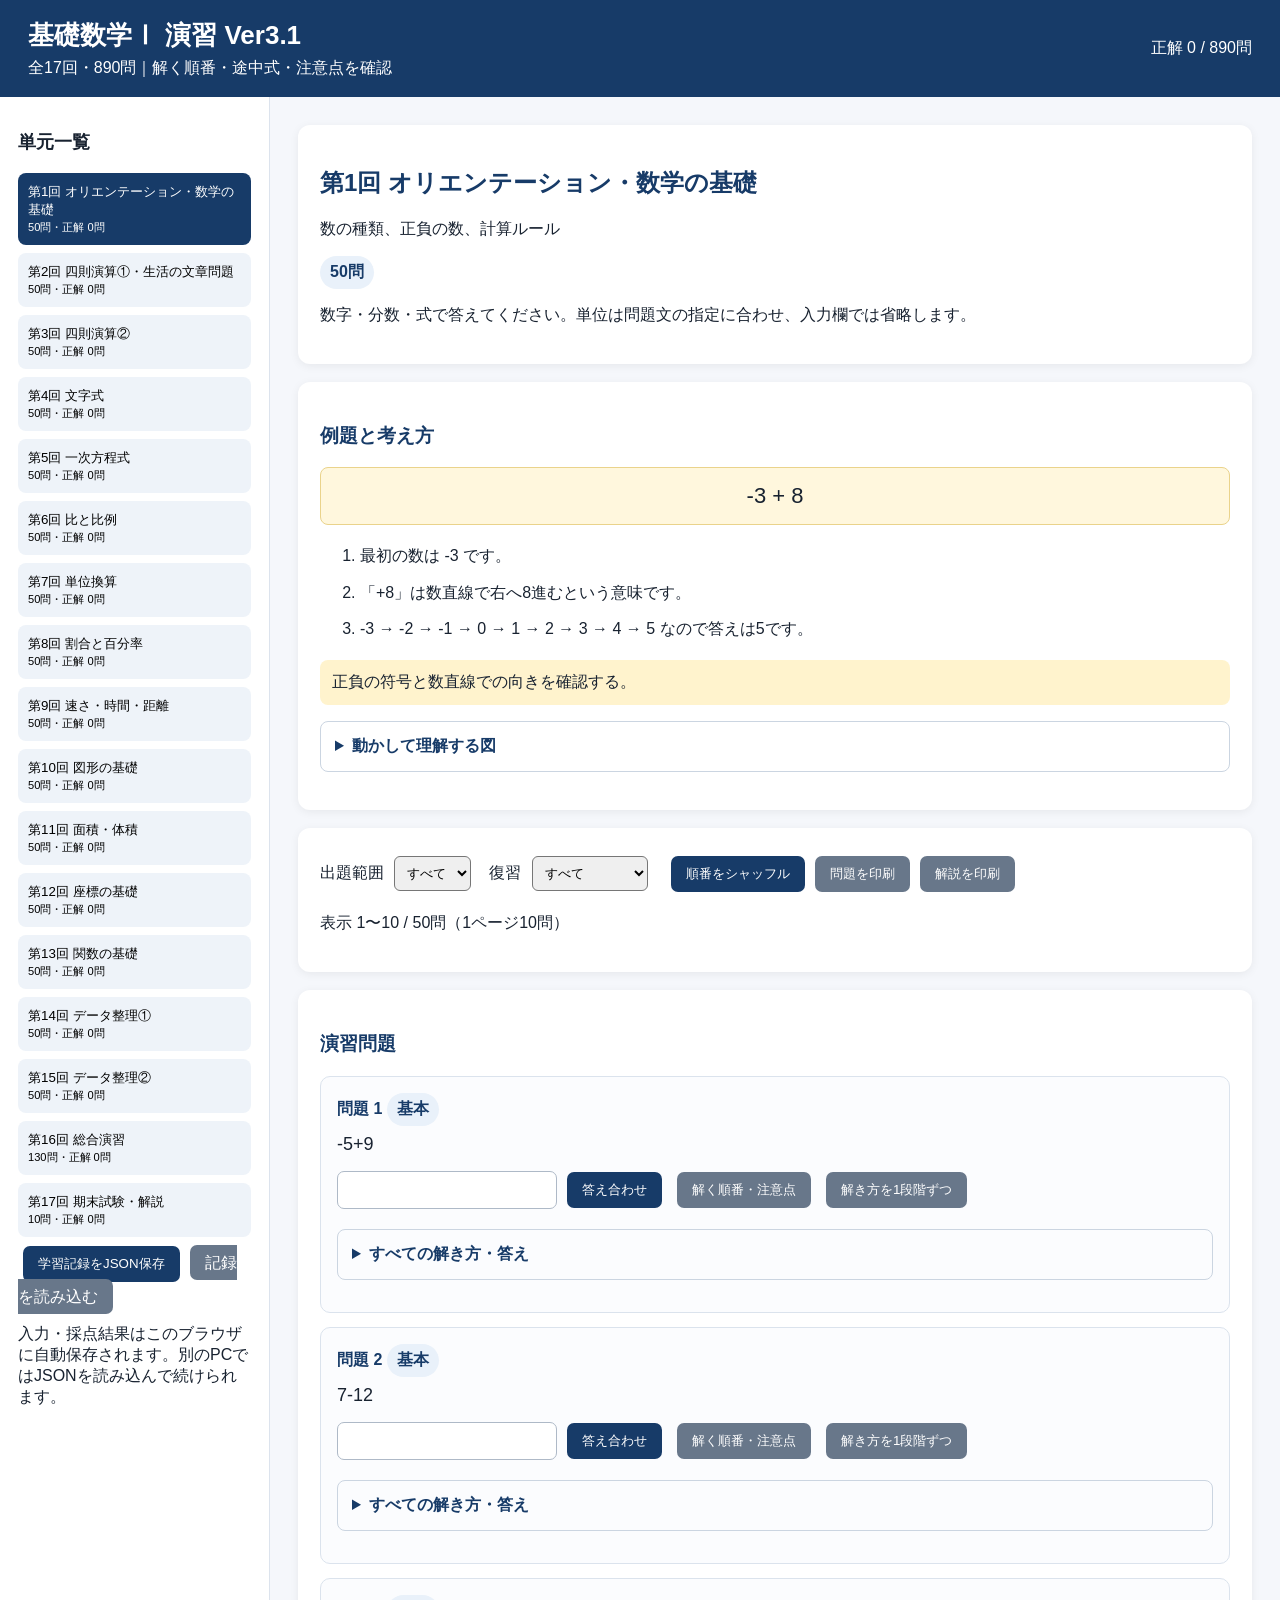
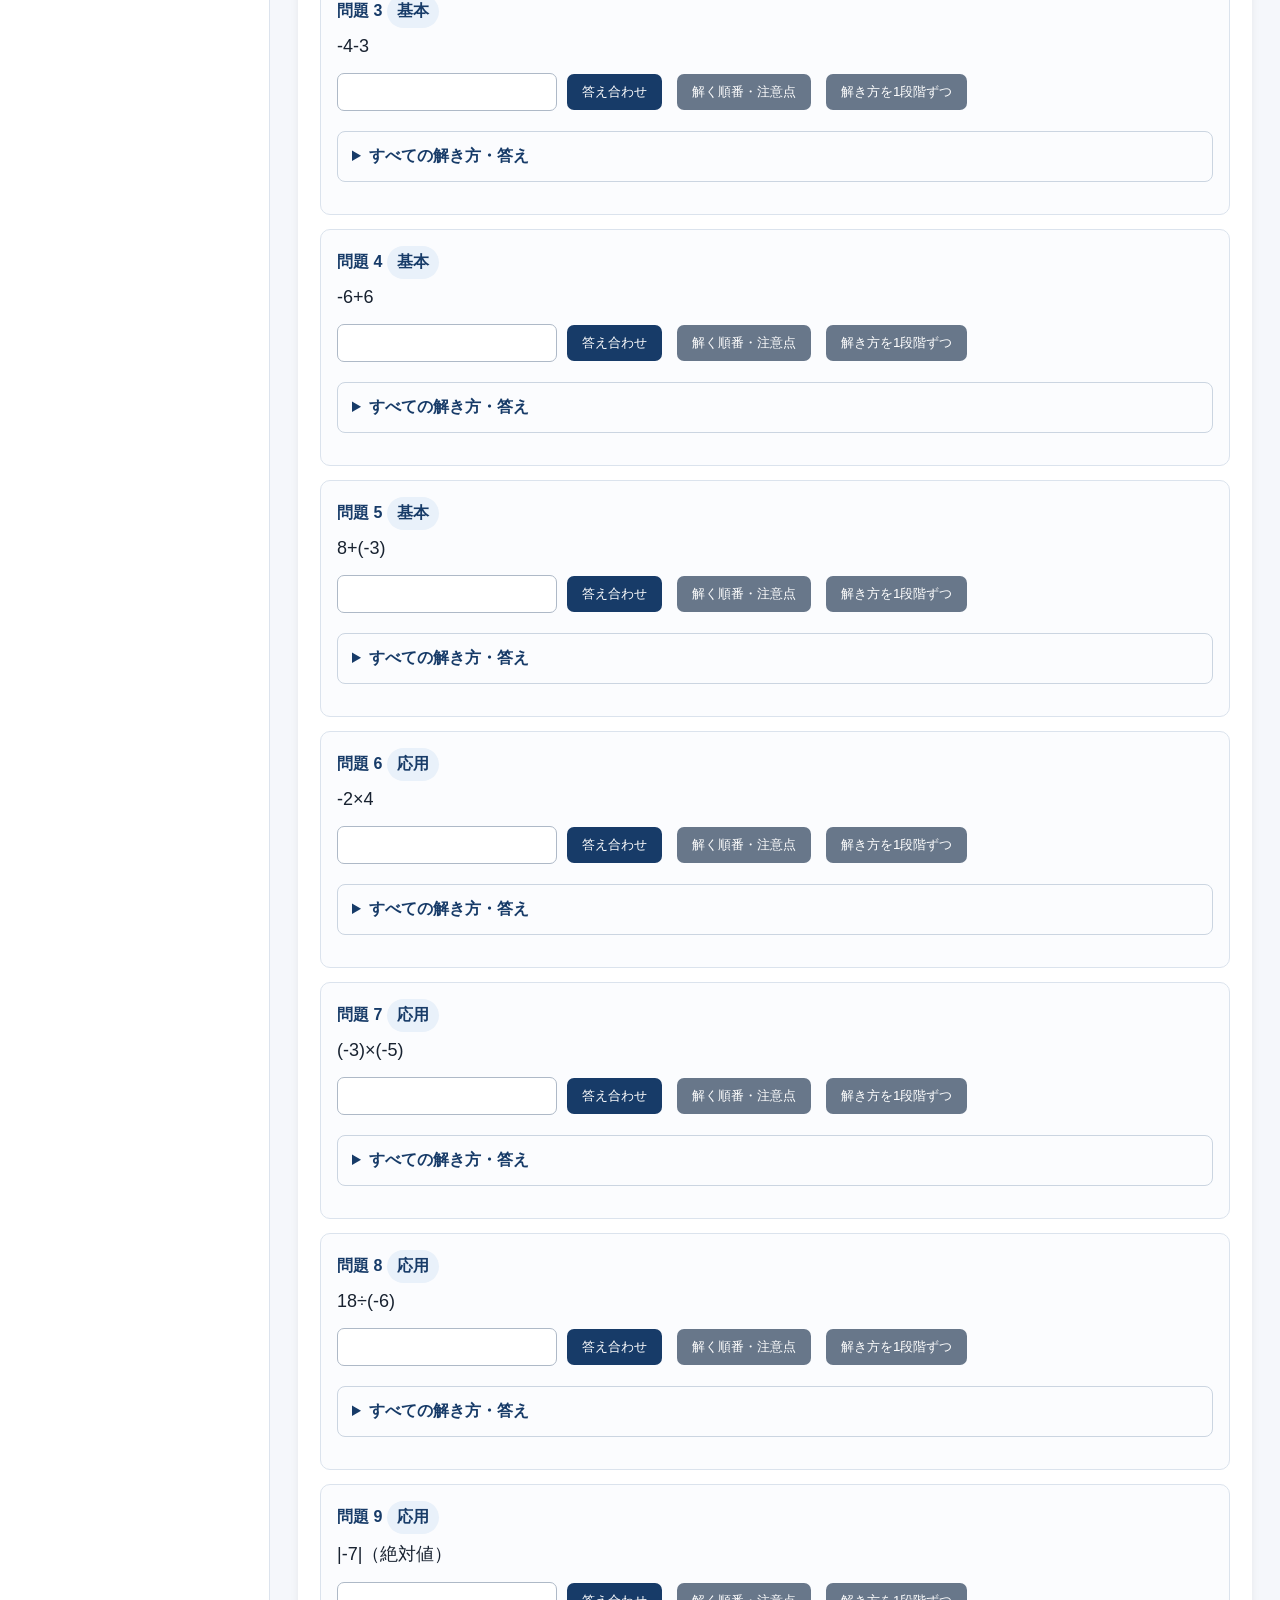
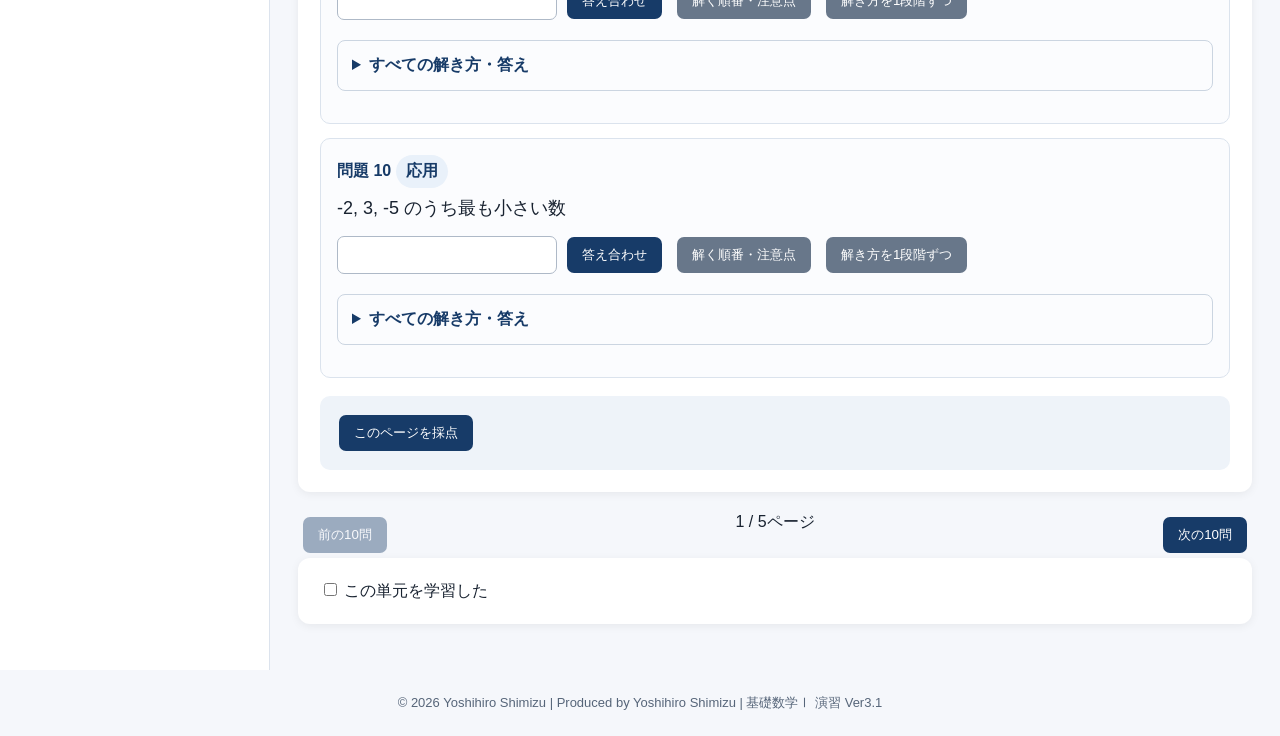
<file: index.html>
<!doctype html><html lang="ja"><head><meta charset="utf-8"><meta name="viewport" content="width=device-width,initial-scale=1"><title>基礎数学Ⅰ 演習 Ver3.1</title><link rel="stylesheet" href="style.css"></head><body><header><div><h1>基礎数学Ⅰ 演習 Ver3.1</h1><p>全17回・890問｜解く順番・途中式・注意点を確認</p></div><div id="progressText"></div></header><div class="layout"><nav><h2>単元一覧</h2><div id="lessonList"></div><button class="btn" onclick="exportState()">学習記録をJSON保存</button><label class="btn secondary">記録を読み込む<input type="file" id="importFile" accept=".json" hidden></label><p>入力・採点結果はこのブラウザに自動保存されます。別のPCではJSONを読み込んで続けられます。</p></nav><main id="main"></main></div><footer>© 2026 Yoshihiro Shimizu | Produced by Yoshihiro Shimizu | 基礎数学Ⅰ 演習 Ver3.1</footer><script src="lessons.js"></script><script src="bank.js"></script><script src="life2.js"></script><script src="app.js"></script></body></html>
</file>
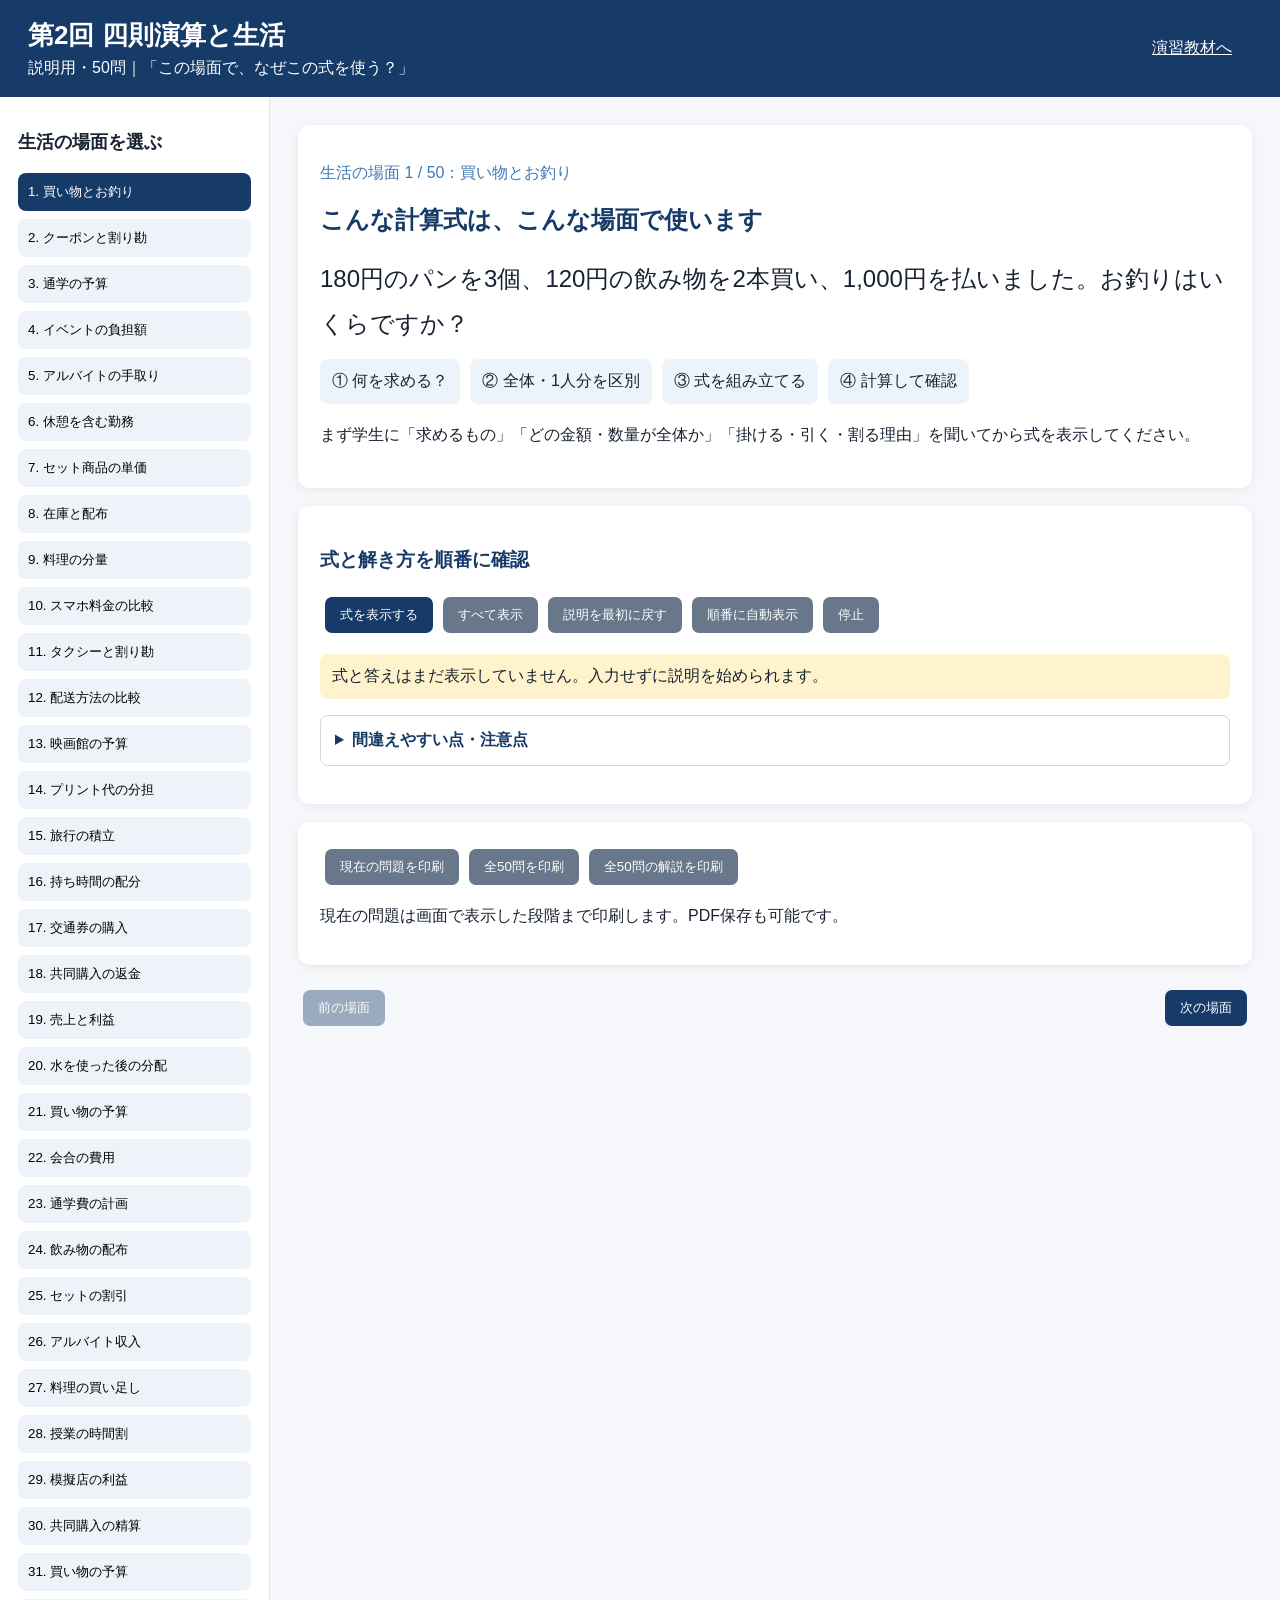
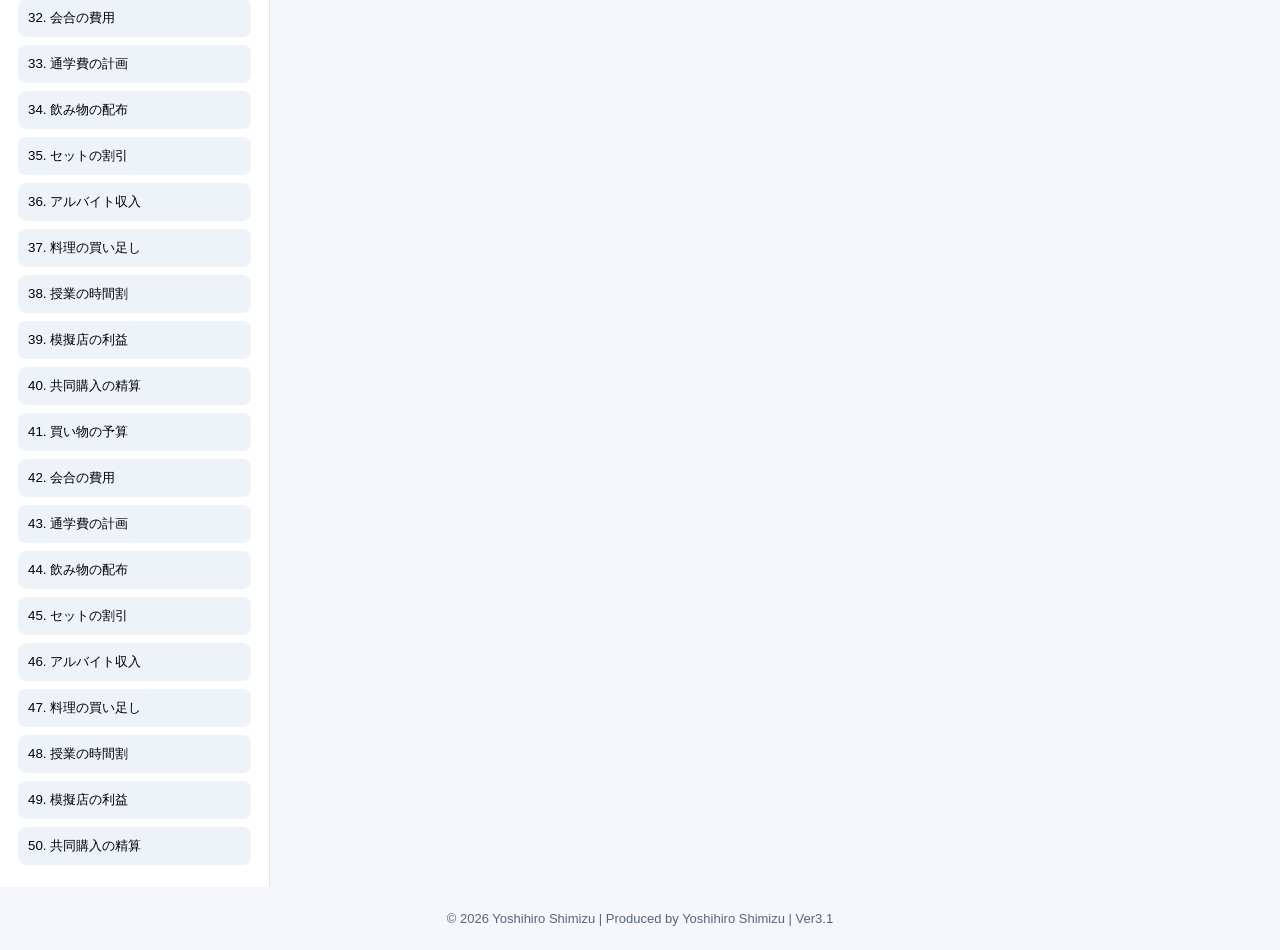
<file: lesson2_explain.html>
<!doctype html><html lang="ja"><head><meta charset="utf-8"><meta name="viewport" content="width=device-width,initial-scale=1"><title>第2回 四則演算と生活・説明用</title><link rel="stylesheet" href="style.css"><style>main{max-width:1200px;width:100%}.qtext{font-size:24px;line-height:1.9}.formula{font-size:28px}.scene{font-size:16px;color:#4078b8}.meaning{background:#eaf6ec;border-left:5px solid #39854a;padding:18px;font-size:20px;line-height:1.8}.board li{font-size:22px;padding:10px}.flow{display:flex;gap:10px;flex-wrap:wrap}.flow span{background:#edf3fa;padding:12px;border-radius:8px}.teacher{line-height:1.9}.print-all{display:none}@media print{.print-all.active{display:block}.printing-all #main{display:none}.print-all article{break-inside:avoid;padding:15px;border-bottom:1px solid #ccc}.print-all h2{font-size:18px}.print-all p,.print-all li{font-size:13px}.board li{font-size:17px}.qtext{font-size:18px}#lessonList{display:none}}</style></head><body><header><div><h1>第2回 四則演算と生活</h1><p>説明用・50問｜「この場面で、なぜこの式を使う？」</p></div><a href="index.html" class="btn">演習教材へ</a></header><div class="layout"><nav><h2>生活の場面を選ぶ</h2><div id="lessonList"></div></nav><main id="main"></main></div><section id="printAll" class="print-all"></section><footer>© 2026 Yoshihiro Shimizu | Produced by Yoshihiro Shimizu | Ver3.1</footer><script src="lessons.js"></script><script src="life2.js"></script><script src="lesson2_explain.js"></script></body></html>
</file>
<file: style.css>
*{box-sizing:border-box}body{margin:0;font-family:-apple-system,BlinkMacSystemFont,"Segoe UI","Noto Sans JP",sans-serif;background:#f5f7fb;color:#182230}header{background:#173b68;color:white;padding:18px 28px;display:flex;justify-content:space-between;align-items:center}header h1{margin:0;font-size:26px}header p{margin:5px 0 0}.layout{display:grid;grid-template-columns:270px 1fr;min-height:calc(100vh - 92px)}nav{background:white;border-right:1px solid #dce3ed;padding:18px;overflow:auto}nav h2{font-size:18px}.lessonBtn{width:100%;text-align:left;border:0;background:#eef3f9;padding:10px;margin:4px 0;border-radius:8px;cursor:pointer}.lessonBtn.active{background:#173b68;color:white}main{padding:28px;max-width:1100px}.card{background:white;border-radius:12px;padding:22px;margin-bottom:18px;box-shadow:0 2px 10px #00000010}.card h2,.card h3{color:#173b68}.goal{border-left:5px solid #4078b8}.steps{counter-reset:step}.step{position:relative;margin:13px 0;padding:14px 15px 14px 52px;background:#f3f7fc;border-radius:9px}.step:before{counter-increment:step;content:counter(step);position:absolute;left:14px;top:12px;width:27px;height:27px;border-radius:50%;background:#173b68;color:white;text-align:center;line-height:27px;font-weight:bold}.formula{font-size:22px;text-align:center;padding:15px;background:#fff7dd;border:1px solid #ead38b;border-radius:8px;margin:12px 0}.diagram{display:flex;justify-content:center;overflow:auto;margin:15px 0}.quiz label{display:block;padding:8px}.answer{display:none;background:#eaf6ec;border-left:4px solid #39854a;padding:12px;margin-top:10px}.btn{border:0;border-radius:7px;padding:9px 15px;background:#173b68;color:white;cursor:pointer;margin:5px}.btn.secondary{background:#68778a}.practice input{padding:8px;font-size:16px;width:140px}.feedback{font-weight:bold;margin-left:8px}.pager{display:flex;justify-content:space-between;margin-top:20px}svg{max-width:100%;height:auto}.tip{background:#fff3cd;padding:12px;border-radius:8px}.complete{background:#39854a!important}@media(max-width:760px){.layout{grid-template-columns:1fr}nav{border-right:0;border-bottom:1px solid #ddd;max-height:250px}main{padding:15px}header{display:block}.formula{font-size:18px}}@media print{nav,header,.pager,.btn{display:none!important}.layout{display:block}main{max-width:none;padding:0}.card{box-shadow:none;break-inside:avoid}}
.badge{display:inline-block;background:#e9f1fa;color:#173b68;font-weight:700;padding:6px 10px;border-radius:20px}.qbox{border:1px solid #dbe3ed;border-radius:10px;padding:16px;margin:14px 0;background:#fbfcfe}.qtitle{font-weight:700;color:#173b68}.qtext{font-size:18px;margin:8px 0 12px}.qactions{display:flex;flex-wrap:wrap;gap:5px;align-items:center}.qactions input{padding:9px;font-size:16px;min-width:180px;border:1px solid #aeb9c7;border-radius:7px}.help{display:none;margin-top:10px;padding:12px;background:#fff7dd;border-left:4px solid #d5a900;border-radius:5px}.answerhelp{background:#eaf6ec;border-left-color:#39854a}.feedback{font-weight:700;margin-top:8px}.ok{color:#28743a;font-weight:700}.ng{color:#b33;font-weight:700}.score{font-size:20px;padding:14px;background:#eef3f9;border-radius:10px;margin-top:18px}
footer{text-align:center;padding:24px;font-size:13px;color:#566579}select{padding:8px;margin:6px;border-radius:6px}.toolbar label{display:inline-block;margin-right:12px}details{margin:16px 0;border:1px solid #cbd5e1;padding:14px;border-radius:8px}summary{cursor:pointer;font-weight:bold;color:#173b68}li{line-height:1.9;margin:6px 0}.mini{display:block;width:340px;max-width:100%}[hidden]{display:none!important}button:disabled{opacity:.4;cursor:default}input[type=range]{width:200px}.revealed:empty{display:none}.hint p{margin-bottom:0}@media print{.no-print,.toolbar,.qactions,.feedback,.hint,.revealed{display:none!important}.solution{display:none}.print-answers .solution{display:block}.print-answers summary{display:none}.qbox{break-inside:avoid;background:white}.qbox:after{content:'解答：';display:block;min-height:40px;margin-top:12px}.print-answers .qbox:after{display:none}main{width:100%}footer{font-size:10px}.card{break-inside:auto}header{display:block!important;color:#173b68;background:white}header p,#progressText{display:none}h1{font-size:20px!important}}
@media(prefers-reduced-motion:reduce){*{scroll-behavior:auto}}
</file>
